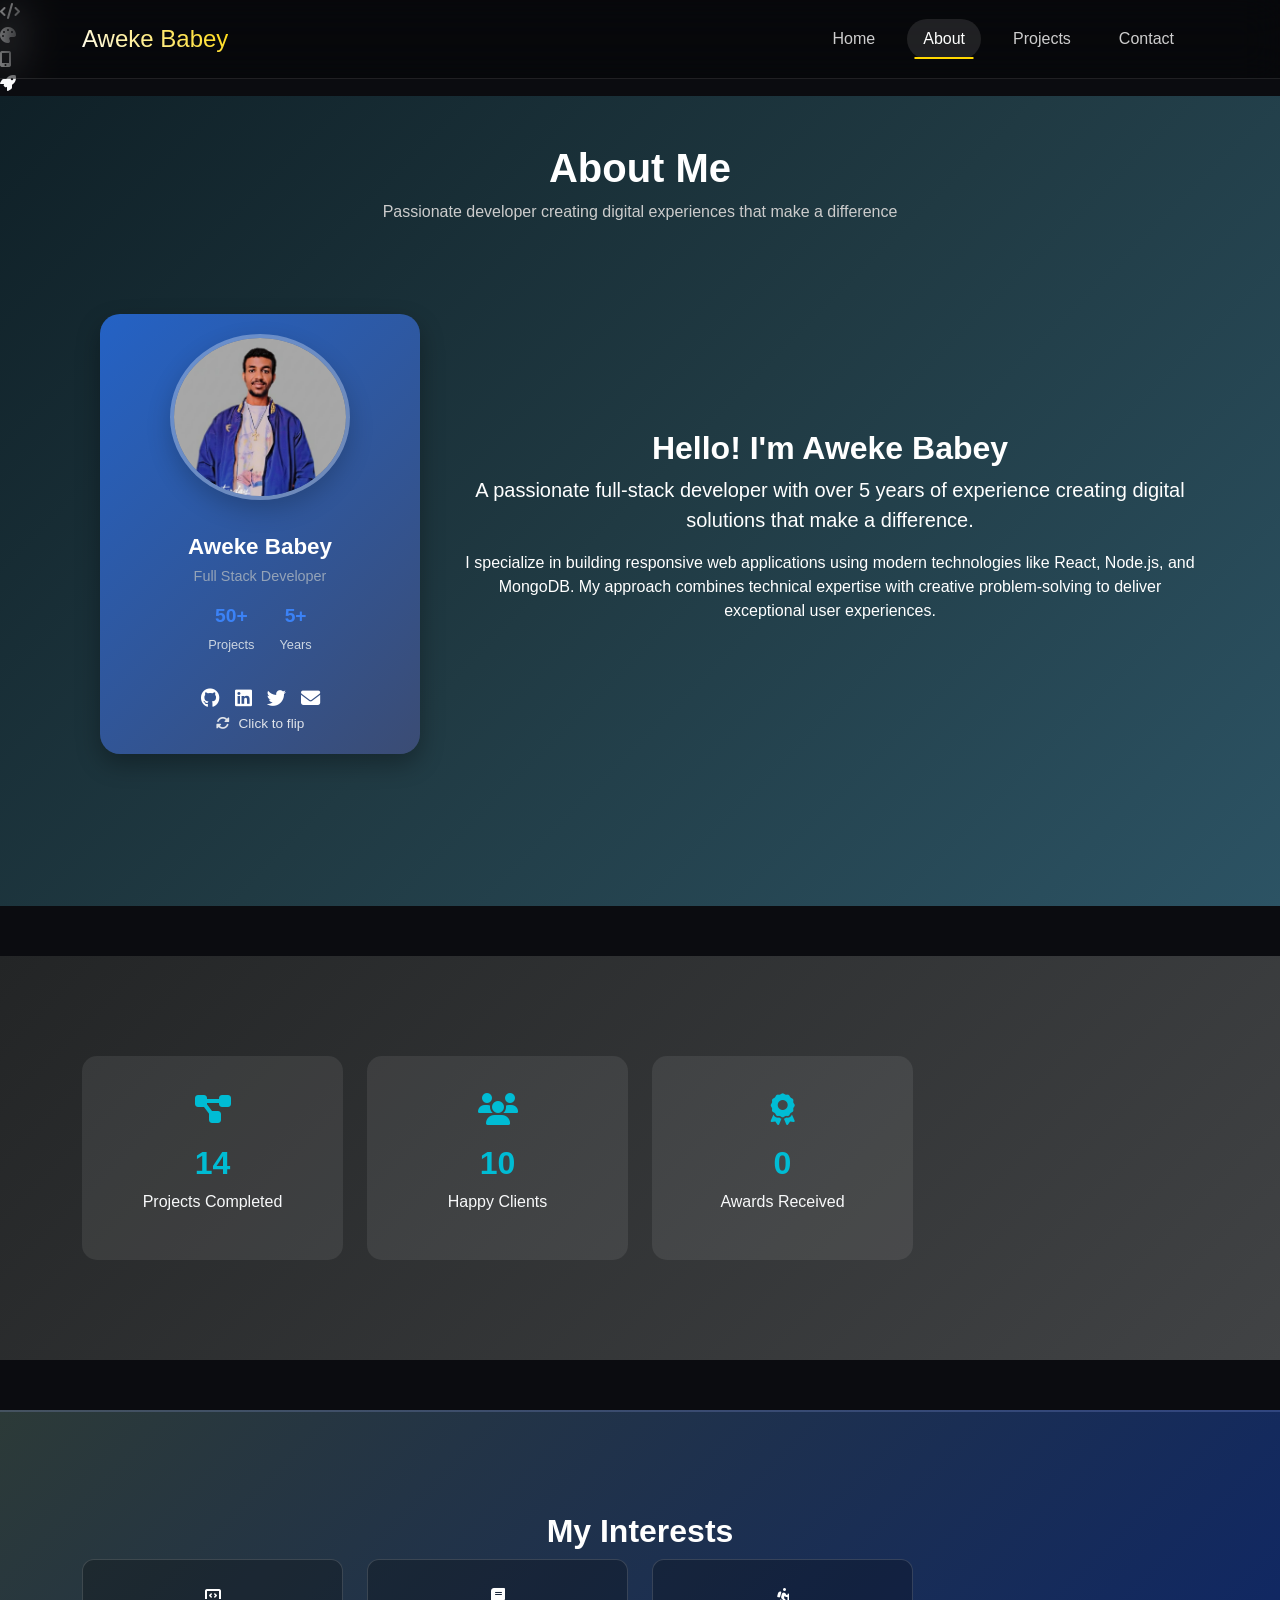
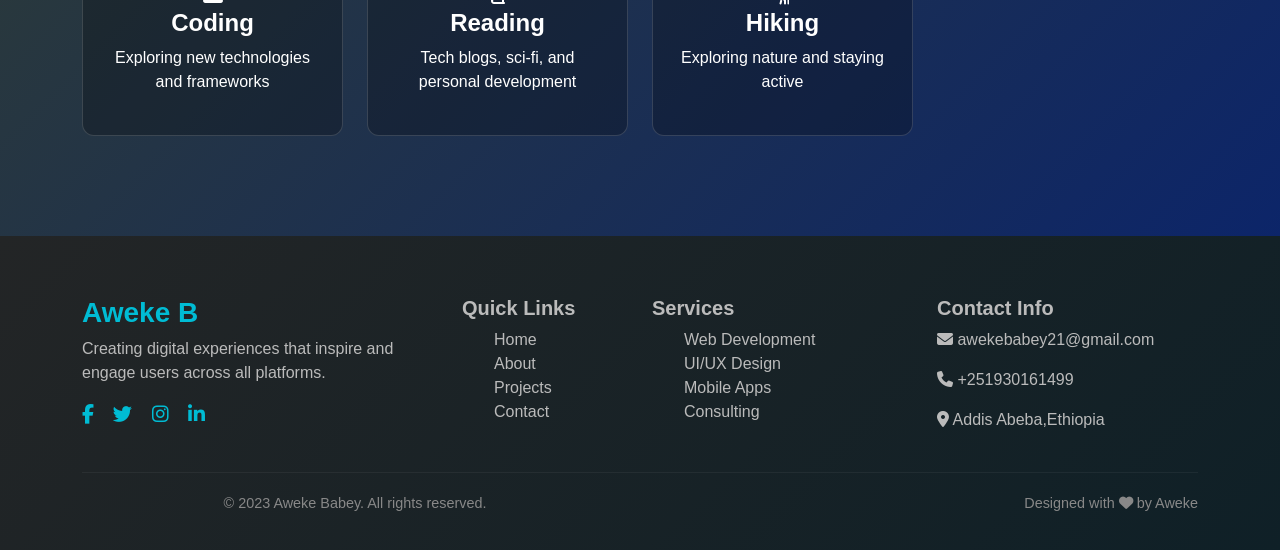
<file: about.html>
<!DOCTYPE html>
<html lang="en">
<head>
    <meta charset="UTF-8">
    <meta name="viewport" content="width=device-width, initial-scale=1.0">
    <title>About Me - Portfolio</title>
    <link href="https://cdn.jsdelivr.net/npm/bootstrap@5.3.0/dist/css/bootstrap.min.css" rel="stylesheet">
    <link rel="stylesheet" href="https://cdnjs.cloudflare.com/ajax/libs/font-awesome/6.4.0/css/all.min.css">
    <link rel="stylesheet" href="assets/css/about.css">
    <style>
    

    
  </style>
</head>
<body>
    <!-- Navigation Menu -->
    <nav class="navbar navbar-expand-lg navbar-dark fixed-top">
        <div class="container">
            <a class="navbar-brand" href="index.html">Aweke Babey</a>
            <button class="navbar-toggler" type="button" data-bs-toggle="collapse" data-bs-target="#navbarNav">
                <span class="navbar-toggler-icon"></span>
            </button>
            <div class="collapse navbar-collapse" id="navbarNav">
                <ul class="navbar-nav ms-auto">
                    <li class="nav-item">
                        <a class="nav-link" href="index.html">Home</a>
                    </li>
                    <li class="nav-item">
                        <a class="nav-link active" href="about.html">About</a>
                    </li>
                    <li class="nav-item">
                        <a class="nav-link" href="projects.html">Projects</a>
                    </li>
                    <li class="nav-item">
                        <a class="nav-link" href="contact.php">Contact</a>
                    </li>
                </ul>
            </div>
        </div>
    </nav>

    <!-- Interactive Background -->
    <div class="about-bg">
        <div class="floating-contacts">
            <div class="contact-orb orb-1">
                <i class="fas fa-code"></i>
            </div>
            <div class="contact-orb orb-2">
                <i class="fas fa-palette"></i>
            </div>
            <div class="contact-orb orb-3">
                <i class="fas fa-mobile-alt"></i>
            </div>
            <div class="contact-orb orb-4">
                <i class="fas fa-rocket"></i>
            </div>
        </div>
    </div>

    <!-- About Hero Section -->
    <section class="about-main py-5">
  <div class="container">
    <h1 class="about-title">About Me</h1>
    <p class="about-subtitle">Passionate developer creating digital experiences that make a difference</p>
    
    <div class="row align-items-center profile-section">
      <div class="col-lg-4">
        <div class="profile-card" id="profileCard">
          <div class="profile-card-inner">
            <!-- FRONT -->
            <div class="profile-card-front">
              <div class="profile-img">
                <img src="assets/images/ab.jpg" alt="Profile Picture">
              </div>
              <div class="profile-info">
                <h3>Aweke Babey</h3>
                <p>Full Stack Developer</p>
                <div class="profile-stats">
                  <div class="stat">
                    <h4>50+</h4>
                    <p>Projects</p>
                  </div>
                  <div class="stat">
                    <h4>5+</h4>
                    <p>Years</p>
                  </div>
                </div>
              </div>
              <div class="social-links">
                <a href="#"><i class="fab fa-github"></i></a>
                <a href="#"><i class="fab fa-linkedin"></i></a>
                <a href="#"><i class="fab fa-twitter"></i></a>
                <a href="#"><i class="fas fa-envelope"></i></a>
              </div>
              <div class="flip-indicator">
                <i class="fas fa-sync-alt"></i> Click to flip
              </div>
            </div>

            <!-- BACK -->
            <div class="profile-card-back">
              <div class="back-content">
                <h3>Skills & Expertise</h3>
                <div class="skills-list">
                  <div class="skill">
                    <span>Frontend Development</span>
                    <div class="skill-bar"><div class="skill-progress" data-width="90%"></div></div>
                  </div>
                  <div class="skill">
                    <span>Backend Development</span>
                    <div class="skill-bar"><div class="skill-progress" data-width="85%"></div></div>
                  </div>
                  <div class="skill">
                    <span>UI/UX Design</span>
                    <div class="skill-bar"><div class="skill-progress" data-width="80%"></div></div>
                  </div>
                  <div class="skill">
                    <span>Database Management</span>
                    <div class="skill-bar"><div class="skill-progress" data-width="75%"></div></div>
                  </div>
                  <div class="skill">
                    <span>API Integration</span>
                    <div class="skill-bar"><div class="skill-progress" data-width="70%"></div></div>
                  </div>
                </div>
                <button class="flip-back">
                  <i class="fas fa-arrow-left"></i> Back to Profile
                </button>
              </div>
            </div>
          </div>
        </div>
      </div>

      <!-- Right Side About Text -->
      <div class="col-lg-8">
        <div class="about-content">
          <h2>Hello! I'm Aweke Babey</h2>
          <p class="lead">A passionate full-stack developer with over 5 years of experience creating digital solutions that make a difference.</p>
          <p>I specialize in building responsive web applications using modern technologies like React, Node.js, and MongoDB. My approach combines technical expertise with creative problem-solving to deliver exceptional user experiences.</p>
        </div>
      </div>
    </div>
  </div>
</section>

    <!-- Stats Section -->
    <section class="stats-section">
        <div class="container">
            <div class="row">
                <div class="col-md-3 col-6">
                    <div class="stat-item">
                        <div class="stat-icon">
                            <i class="fas fa-project-diagram"></i>
                        </div>
                        <h3 class="stat-number" data-count="50">0</h3>
                        <p>Projects Completed</p>
                    </div>
                </div>
                <div class="col-md-3 col-6">
                    <div class="stat-item">
                        <div class="stat-icon">
                            <i class="fas fa-users"></i>
                        </div>
                        <h3 class="stat-number" data-count="37">0</h3>
                        <p>Happy Clients</p>
                    </div>
                </div>
                
                <div class="col-md-3 col-6">
                    <div class="stat-item">
                        <div class="stat-icon">
                            <i class="fas fa-award"></i>
                        </div>
                        <h3 class="stat-number" data-count="3">0</h3>
                        <p>Awards Received</p>
                    </div>
                </div>
            </div>
        </div>
    </section>

    <!-- Interests Section -->
    <section class="interests-section">
        <div class="container">
            <h2 class="section-title">My Interests</h2>
            <div class="row">
                <div class="col-md-3 col-6">
                    <div class="interest-card">
                        <div class="interest-icon">
                            <i class="fas fa-laptop-code"></i>
                        </div>
                        <h4>Coding</h4>
                        <p>Exploring new technologies and frameworks</p>
                    </div>
                </div>
                <div class="col-md-3 col-6">
                    <div class="interest-card">
                        <div class="interest-icon">
                            <i class="fas fa-book"></i>
                        </div>
                        <h4>Reading</h4>
                        <p>Tech blogs, sci-fi, and personal development</p>
                    </div>
                </div>
                
                <div class="col-md-3 col-6">
                    <div class="interest-card">
                        <div class="interest-icon">
                            <i class="fas fa-hiking"></i>
                        </div>
                        <h4>Hiking</h4>
                        <p>Exploring nature and staying active</p>
                    </div>
                </div>
            </div>
        </div>
    </section>

    <!-- Footer -->
    <footer class="footer">
        <div class="container">
            <div class="row">
                <div class="col-lg-4 mb-4">
                    <h3 class="footer-brand">Aweke B</h3>
                    <p class="footer-text">Creating digital experiences that inspire and engage users across all platforms.</p>
                    <div class="footer-social">
                        <a href="#" class="footer-social-link"><i class="fab fa-facebook-f"></i></a>
                        <a href="#" class="footer-social-link"><i class="fab fa-twitter"></i></a>
                        <a href="#" class="footer-social-link"><i class="fab fa-instagram"></i></a>
                        <a href="#" class="footer-social-link"><i class="fab fa-linkedin-in"></i></a>
                    </div>
                </div>
                <div class="col-lg-2 col-6 mb-4">
                    <h5 class="footer-title">Quick Links</h5>
                    <ul class="footer-links">
                        <li><a href="index.html">Home</a></li>
                        <li><a href="about.html">About</a></li>
                        <li><a href="projects.html">Projects</a></li>
                        <li><a href="contact.php">Contact</a></li>
                    </ul>
                </div>
                <div class="col-lg-3 col-6 mb-4">
                    <h5 class="footer-title">Services</h5>
                    <ul class="footer-links">
                        <li><a href="#">Web Development</a></li>
                        <li><a href="#">UI/UX Design</a></li>
                        <li><a href="#">Mobile Apps</a></li>
                        <li><a href="#">Consulting</a></li>
                    </ul>
                </div>
                <div class="col-lg-3 mb-4">
                    <h5 class="footer-title">Contact Info</h5>
                    <div class="footer-contact">
                        <p><i class="fas fa-envelope"></i> awekebabey21@gmail.com</p>
                        <p><i class="fas fa-phone"></i> +251930161499</p>
                        <p><i class="fas fa-map-marker-alt"></i> Addis Abeba,Ethiopia</p>
                    </div>
                </div>
            </div>
            <div class="footer-bottom">
                <div class="row">
                    <div class="col-md-6">
                        <p>&copy; 2023 Aweke Babey. All rights reserved.</p>
                    </div>
                    <div class="col-md-6 text-md-end">
                        <p>Designed with <i class="fas fa-heart"></i> by Aweke</p>
                    </div>
                </div>
            </div>
        </div>
    </footer>
<script>
    const profileCard = document.getElementById('profileCard');
    const flipBackButton = document.querySelector('.flip-back');
    const skillBars = document.querySelectorAll('.skill-progress');

    profileCard.addEventListener('click', () => {
      profileCard.classList.toggle('flipped');
      if (profileCard.classList.contains('flipped')) {
        skillBars.forEach(bar => {
          bar.style.width = bar.getAttribute('data-width');
        });
      }
    });

    flipBackButton.addEventListener('click', (e) => {
      e.stopPropagation();
      profileCard.classList.remove('flipped');
      skillBars.forEach(bar => bar.style.width = '0');
    });
  </script>
    <script src="https://cdn.jsdelivr.net/npm/bootstrap@5.3.0/dist/js/bootstrap.bundle.min.js"></script>
    <script src="assets/js/about.js"></script>
    <script>
  document.addEventListener("DOMContentLoaded", () => {
    const card = document.getElementById("profileCard");
    const flipBack = card.querySelector(".flip-back");
    const skills = card.querySelectorAll(".skill-progress");

    // Flip to back
    card.addEventListener("click", (e) => {
      if (!e.target.classList.contains("flip-back")) {
        card.classList.add("flipped");
        skills.forEach(skill => {
          const width = skill.getAttribute("data-width");
          skill.style.width = width;
        });
      }
    });

    // Flip to front
    flipBack.addEventListener("click", (e) => {
      e.stopPropagation();
      card.classList.remove("flipped");
      skills.forEach(skill => skill.style.width = "0");
    });
  });
</script>
</body>

</html>
</file>
<file: assets/css/about.css>
/* =========================================
   GLOBAL STYLE
========================================= */
body {
  font-family: 'Poppins', sans-serif;
  background-color: #0b0c10;
  color: #f8f9fa;
  overflow-x: hidden;
  scroll-behavior: smooth;
}

a {
  text-decoration: none;
  color: inherit;
  transition: all 0.3s ease;
}

h1, h2, h3, h4, h5 {
  font-weight: 600;
}

/* =========================================
   NAVBAR
========================================= */
.navbar {
  background: rgba(0, 0, 0, 0.3) !important;
  backdrop-filter: blur(20px);
  padding: 1rem 0;
  border-bottom: 1px solid rgba(255, 255, 255, 0.1);
  transition: all 0.3s ease;
}

.navbar-brand {
  font-size: 1.5rem;
  background: linear-gradient(45deg, #fff, #ffd700);
  -webkit-background-clip: text;
  -webkit-text-fill-color: transparent;
  background-clip: text;
}

.navbar-nav .nav-link {
  color: rgba(255, 255, 255, 0.8) !important;
  font-weight: 500;
  margin: 0 0.5rem;
  padding: 0.5rem 1rem !important;
  border-radius: 25px;
  transition: all 0.3s ease;
  position: relative;
}

.navbar-nav .nav-link:hover,
.navbar-nav .nav-link.active {
  color: white !important;
  background: rgba(255, 255, 255, 0.1);
}

.navbar-nav .nav-link::after {
  content: '';
  position: absolute;
  bottom: 0;
  left: 50%;
  width: 0;
  height: 2px;
  background: #ffd700;
  transition: all 0.3s ease;
  transform: translateX(-50%);
}

.navbar-nav .nav-link:hover::after,
.navbar-nav .nav-link.active::after {
  width: 80%;
}

/* =========================================
   SECTION SPACING (GLOBAL IMPROVEMENT)
========================================= */
section {
  padding: 100px 0;
}

section + section {
  margin-top: 50px;
}

/* =========================================
   ABOUT MAIN SECTION
========================================= */
.about-main {
    text-align: center;
    background: linear-gradient(135deg, #0f2027, #203a43, #2c5364);
    color: #fff;
    padding-top: 120px;
}

.about-title {
  font-size: 2.5rem;
  color: #fff;
  text-align: center;
  font-weight: 700;
}

.about-subtitle {
  text-align: center;
  color: #ccc;
  margin-bottom: 50px;
}

/* =========================================
   PROFILE CARD (FLIP EFFECT)
========================================= */
.profile-section {
    margin-bottom: 4rem;
}

.profile-card {
  width: 320px;
  height: 440px;
  perspective: 1000px;
  margin: 40px auto;
  cursor: pointer;
}

    .profile-card-inner {
      position: relative;
      width: 100%;
      height: 100%;
      transition: transform 0.9s;
      transform-style: preserve-3d;
      cursor: pointer;
    }

    .profile-card.flipped .profile-card-inner {
      transform: rotateY(180deg);
    }

    .profile-card-front,
    .profile-card-back {
      position: absolute;
      width: 100%;
      height: 100%;
      border-radius: 20px;
      box-shadow: 0 10px 25px rgba(0,0,0,0.3);
      backface-visibility: hidden;
      overflow: hidden;
    }

    .profile-card-front {
      background: linear-gradient(135deg, #2462c5, #3b4c74);
      display: flex;
      flex-direction: column;
      align-items: center;
      justify-content: space-between;
      padding: 20px;
      text-align: center;
    }

   .profile-img {
    width: 180px;
    height: 180px;
    border-radius: 50%;
    overflow: hidden;
    margin: 0 auto 1.5rem;
    border: 4px solid rgba(255, 255, 255, 0.3);
    box-shadow: 0 10px 25px rgba(0, 0, 0, 0.2);
}

.profile-img img {
    width: 100%;
    height: 100%;
    object-fit: cover;
}
    .profile-info h3 {
      margin: 10px 0 5px;
      font-size: 1.4rem;
      color: #fff;
    }

    .profile-info p {
      font-size: 0.9rem;
      color: #94a3b8;
    }

    .profile-stats {
      display: flex;
      justify-content: center;
      gap: 25px;
      margin-top: 15px;
    }

    .stat h4 {
      font-size: 1.2rem;
      color: #3b82f6;
    }

    .stat p {
      font-size: 0.8rem;
      color: #cbd5e1;
    }

    .flip-indicator {
      font-size: 0.85rem;
      color: #dfe3e9;
    }

    .flip-indicator i {
      margin-right: 5px;
    }

    /* Back */
    .profile-card-back {
      background: linear-gradient(135deg, #1e293b, #3b82f6);
      transform: rotateY(180deg);
      padding: 25px;
    }

    .profile-card-back h3 {
      text-align: center;
      margin-bottom: 15px;
      color: #fff;
    }

    .skills-list {
      display: flex;
      flex-direction: column;
      gap: 10px;
    }

    .skill {
      font-size: 0.9rem;
    }

    .skill-bar {
      background: #334155;
      border-radius: 10px;
      overflow: hidden;
      height: 8px;
      margin-top: 4px;
    }

    .skill-progress {
      height: 8px;
      background: #3b82f6;
      width: 0;
      border-radius: 10px;
      transition: width 1s ease;
    }

    .social-links {
      display: flex;
      justify-content: center;
      gap: 15px;
      margin-top: 15px;
    }

    .social-links a {
      color: #fff;
      font-size: 1.2rem;
      transition: 0.3s;
    }

    .social-links a:hover {
      color: #38bdf8;
    }

    .flip-back {
      margin-top: 20px;
      background: #0f172a;
      border: none;
      color: #fff;
      padding: 8px 16px;
      border-radius: 8px;
      cursor: pointer;
      transition: background 0.3s;
    }

    .flip-back:hover {
      background: #3b82f6;
    }
/* =========================================
   ABOUT HIGHLIGHTS
========================================= */
.about-highlights {
  display: grid;
  grid-template-columns: repeat(auto-fit, minmax(200px, 1fr));
  gap: 2rem;
  margin-top: 2rem;
  padding: 50px;
  background: linear-gradient(135deg, #141e30, #243b55);
  border-radius: 20px;
}

.highlight {
  text-align: center;
  padding: 2rem;
  background: rgba(255, 255, 255, 0.08);
  backdrop-filter: blur(10px);
  border-radius: 15px;
  border: 1px solid rgba(255, 255, 255, 0.15);
  transition: all 0.3s ease;
}

.highlight:hover {
  transform: translateY(-8px);
  background: rgba(255, 255, 255, 0.15);
  box-shadow: 0 0 25px rgba(255, 255, 255, 0.15);
}

.highlight i {
  font-size: 2.5rem;
  margin-bottom: 1rem;
  color: #ffd700;
}

/* =========================================
   STATS SECTION
========================================= */
.stats-section {
  background: linear-gradient(135deg, #232526, #414345);
  padding: 100px 0;
}

.stat-item {
  text-align: center;
  background: rgba(255, 255, 255, 0.08);
  padding: 30px;
  border-radius: 15px;
  transition: all 0.4s ease;
}

.stat-item:hover {
  transform: translateY(-10px);
  box-shadow: 0 0 25px rgba(0, 188, 212, 0.3);
}

.stat-icon {
  color: #00bcd4;
  font-size: 2rem;
  margin-bottom: 10px;
}

.stat-number {
  font-size: 2rem;
  color: #00bcd4;
  font-weight: 700;
}

/* =========================================
   INTERESTS SECTION
========================================= */
.interests-section {
  background: linear-gradient(135deg, #2c3a38, hsl(224, 79%, 23%));
  color: #fff;
  text-align: center;
  border-top: 2px solid rgba(255, 255, 255, 0.15);
  padding: 100px 0;
}

.interest-card {
  background: rgba(0, 0, 0, 0.25);
  padding: 25px;
  border-radius: 12px;
  transition: all 0.4s ease;
  border: 1px solid rgba(255, 255, 255, 0.15);
}

.interest-card:hover {
  transform: translateY(-10px);
  box-shadow: 0 0 25px rgba(255, 255, 255, 0.2);
}

/* =========================================
   FOOTER
========================================= */
.footer {
  background: linear-gradient(135deg, #232526, #0f2027);
  color: #bbb;
  padding-top: 60px;
}

.footer-brand {
  color: #00bcd4;
  font-weight: 700;
}

.footer-social-link {
  color: #00bcd4;
  margin-right: 15px;
  font-size: 1.2rem;
  transition: all 0.3s ease;
}

.footer-social-link:hover {
  color: #fff;
}

.footer-links li {
  list-style: none;
}

.footer-links a {
  color: #bbb;
  transition: color 0.3s ease;
}

.footer-links a:hover {
  color: #00bcd4;
}

.footer-bottom {
  border-top: 1px solid rgba(255, 255, 255, 0.05);
  padding: 20px 0;
  text-align: center;
  font-size: 0.9rem;
  color: #888;
}
</file>
